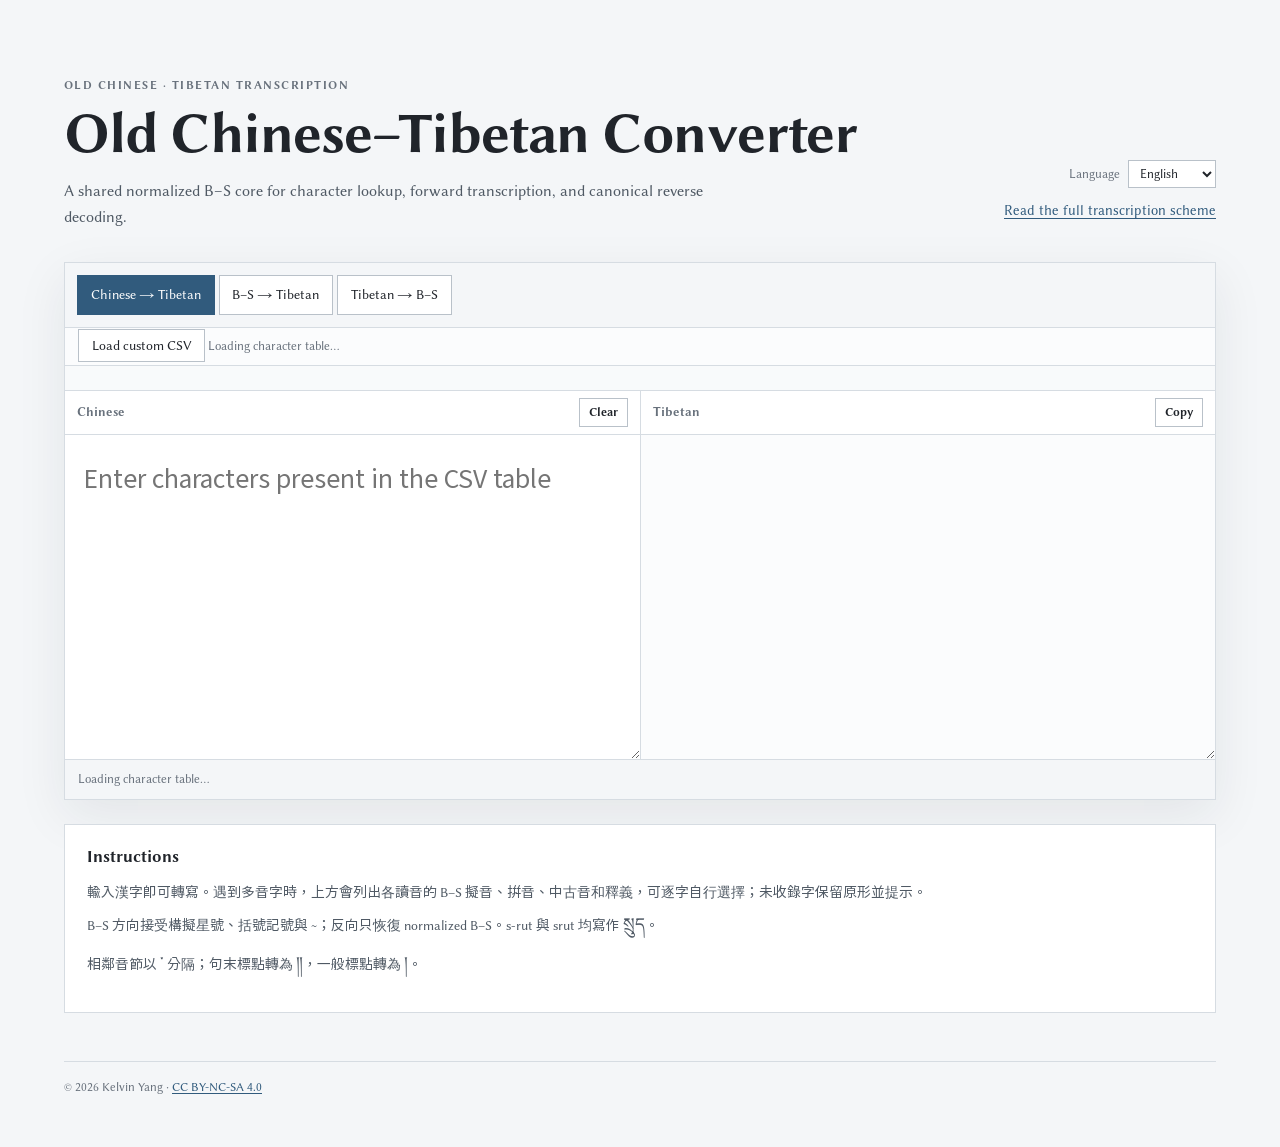
<file: index.html>
<!doctype html>
<html lang="zh-Hant">
<head>
  <meta charset="utf-8">
  <meta name="viewport" content="width=device-width, initial-scale=1">
  <meta http-equiv="refresh" content="0; url=converter/">
  <link rel="canonical" href="converter/">
  <title>B–S–藏文互轉工具</title>
</head>
<body><p><a href="converter/">前往 B–S–藏文互轉工具</a></p></body>
</html>
</file>
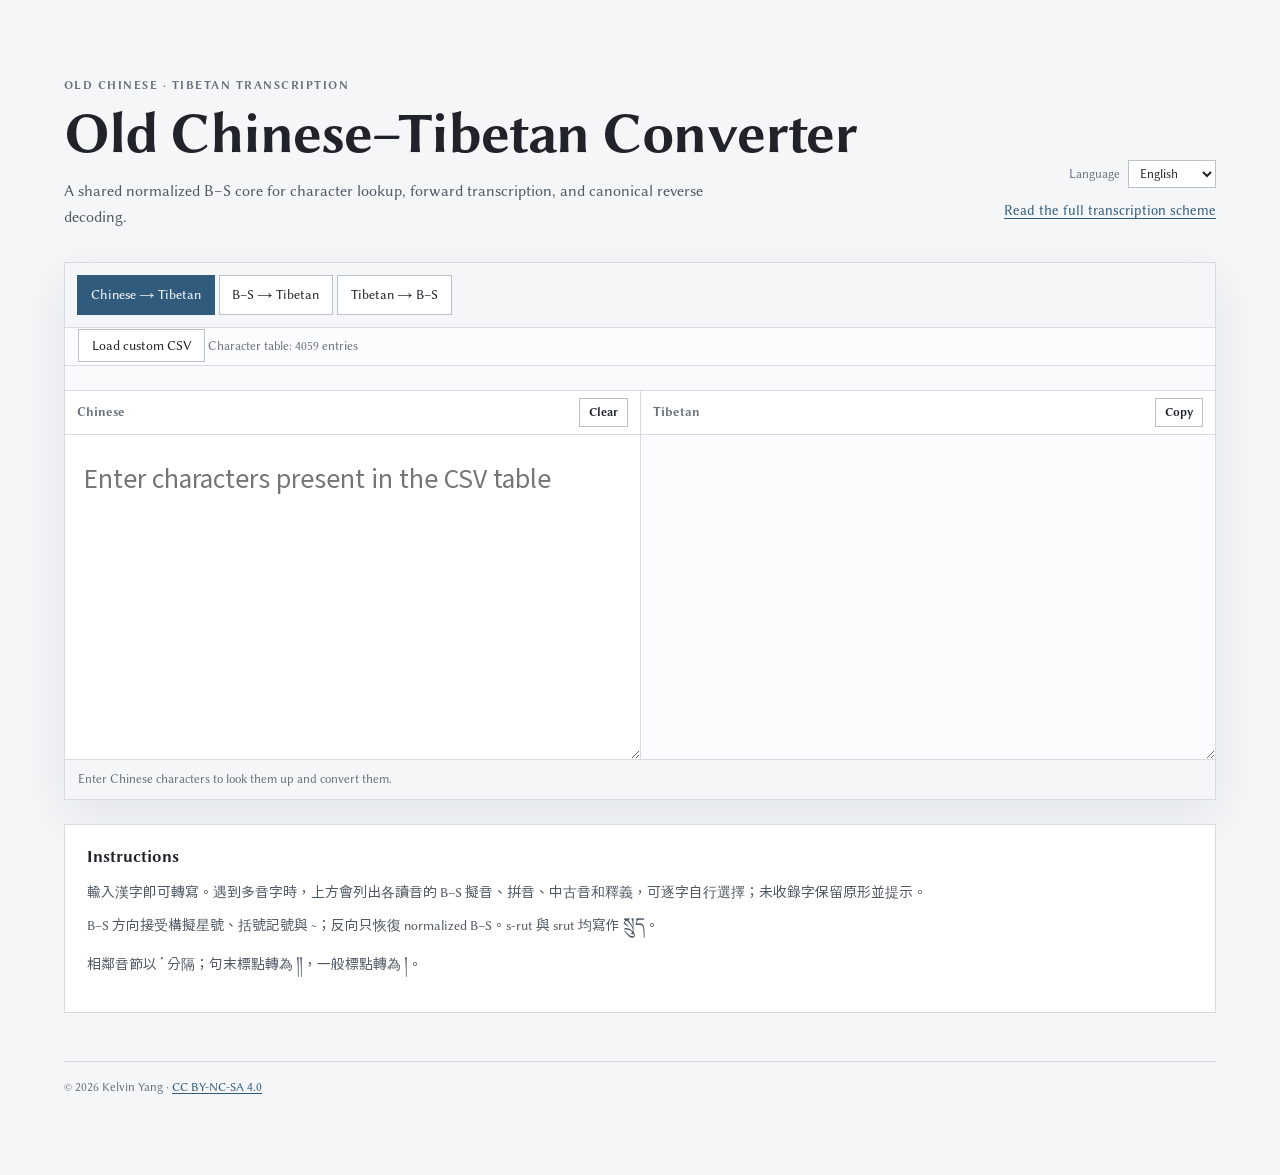
<file: converter/index.html>
<!doctype html>
<html lang="zh-Hant">
<head>
  <meta charset="utf-8">
  <meta name="viewport" content="width=device-width, initial-scale=1">
  <meta name="description" content="漢字、Baxter–Sagart 上古漢語擬音與藏文雙向轉換。">
  <title>上古漢語–藏文轉換器</title>
  <link rel="preload" href="../fonts/NotoSerifTibetan-Regular.woff2?v=oc-tibetan-v3" as="font" type="font/woff2" crossorigin fetchpriority="high">
  <link rel="preload" href="../fonts/shanggu-web/ShangguSans-Regular-core.woff2?v=oc-tibetan-v3" as="font" type="font/woff2" crossorigin>
  <link rel="stylesheet" href="../fonts/shanggu-web.css?v=oc-tibetan-v3">
  <style>
    @font-face{font-family:"Libertinus";src:url("../fonts/LibertinusSans-Regular.woff2?v=oc-tibetan-v3") format("woff2");font-weight:400;font-display:swap}
    @font-face{font-family:"Libertinus";src:url("../fonts/LibertinusSans-Bold.woff2?v=oc-tibetan-v3") format("woff2");font-weight:700;font-display:swap}
    @font-face{font-family:"Tibetan";src:url("../fonts/NotoSerifTibetan-Regular.woff2?v=oc-tibetan-v3") format("woff2");font-weight:400;font-display:swap}
    :root{--ink:#20242a;--muted:#68717c;--line:#d6dce2;--accent:#315b7d;--soft:#f4f6f8;color:var(--ink);background:#f4f6f8;font-family:"Libertinus","Shanggu Web",sans-serif;font-synthesis:none}
    *{box-sizing:border-box}body{min-height:100vh;margin:0;line-height:1.6}.page{width:min(72rem,calc(100% - 2rem));margin:0 auto;padding:clamp(2rem,6vw,5rem) 0}
    header{display:flex;align-items:flex-end;justify-content:space-between;gap:2rem;margin-bottom:2rem}.eyebrow{margin:0 0 .4rem;color:var(--muted);font-size:.72rem;font-weight:700;letter-spacing:.13em;text-transform:uppercase}
    h1{margin:0;font-size:clamp(2rem,5vw,3.6rem);font-weight:700;line-height:1.12;letter-spacing:-.025em}.lead{max-width:42rem;margin:.8rem 0 0;color:#4f5964}a{color:var(--accent);text-underline-offset:.18em}
    .header-actions{display:flex;flex:0 0 auto;flex-direction:column;align-items:flex-end;gap:.7rem;padding-bottom:.5rem}.language{display:inline-flex;align-items:center;gap:.45rem;color:var(--muted);font-size:.8rem}
    .language select{border:1px solid #b9c1c9;padding:.3rem .45rem;color:var(--ink);background:#fff;font:inherit}.scheme-links{display:flex;flex-direction:column;align-items:flex-end;font-size:.9rem}
    .tool{overflow:hidden;border:1px solid var(--line);background:#fff;box-shadow:0 1rem 3rem rgba(29,43,56,.08)}.toolbar{display:flex;align-items:center;justify-content:space-between;gap:1rem;padding:.75rem;border-bottom:1px solid var(--line);background:var(--soft)}
    .directions{display:flex;flex-wrap:wrap;gap:.25rem}.options{padding:.45rem .8rem;border-bottom:1px solid var(--line);color:var(--muted);background:#fbfcfd;font-size:.8rem}
    .reading-choices{display:grid;grid-template-columns:repeat(auto-fit,minmax(17rem,1fr));gap:.55rem;padding:.75rem;border-bottom:1px solid var(--line);background:#f8fafb}.reading-choice{display:grid;grid-template-columns:auto 1fr;align-items:center;gap:.55rem;min-width:0}.reading-choice span{font-family:"Shanggu Web",sans-serif;font-size:1.2rem}.reading-choice select{min-width:0;width:100%;border:1px solid #b9c1c9;padding:.4rem .5rem;background:#fff;font:inherit}
    button,.file-button{border:1px solid #b9c1c9;padding:.5rem .8rem;color:var(--ink);background:#fff;font:inherit;font-size:.86rem;cursor:pointer}button:hover,.file-button:hover{border-color:var(--accent);color:var(--accent)}button[aria-pressed="true"]{border-color:var(--accent);color:#fff;background:var(--accent)}
    button:focus-visible,textarea:focus-visible,select:focus-visible{outline:2px solid #8db1ce;outline-offset:2px}.editors{display:grid;grid-template-columns:1fr 1fr;min-height:23rem}.pane{display:flex;min-width:0;flex-direction:column}.pane+.pane{border-left:1px solid var(--line)}
    .pane-head{display:flex;align-items:center;justify-content:space-between;min-height:2.75rem;padding:.45rem .75rem;border-bottom:1px solid var(--line);color:var(--muted);font-size:.8rem;font-weight:700}.pane-head button{padding:.25rem .55rem;font-size:.75rem}
    textarea{display:block;width:100%;flex:1;resize:vertical;border:0;padding:1.2rem;color:var(--ink);background:#fff;font:1.15rem/1.85 "Libertinus","Shanggu Web",sans-serif}textarea[readonly]{background:#fbfcfd}textarea.tibetan{font-family:"Tibetan",serif;font-size:1.8rem;line-height:1.9}textarea.han{font-family:"Shanggu Web",sans-serif;font-size:1.55rem;line-height:1.9}
    .status{min-height:2.5rem;margin:0;padding:.6rem .8rem;border-top:1px solid var(--line);color:var(--muted);background:var(--soft);font-size:.8rem}.status.error{color:#8a342c;background:#fff3f1}
    .instructions{margin-top:1.5rem;padding:1.2rem 1.4rem;border:1px solid var(--line);background:#fff}.instructions h2{margin:0 0 .7rem;font-size:1.05rem}.instructions p{margin:.65rem 0;color:#4f5964;font-size:.86rem}code{font-family:"Libertinus",sans-serif}.tibetan-inline{font-family:"Tibetan",serif;font-size:1.25em}
    input[type="file"]{position:absolute;width:1px;height:1px;opacity:0;pointer-events:none}footer{margin-top:3rem;padding-top:1rem;border-top:1px solid var(--line);color:var(--muted);font-size:.78rem}
    @media(max-width:720px){.page{width:min(100% - 1rem,72rem);padding-top:1.5rem}header{display:block}.header-actions,.scheme-links{align-items:flex-start;margin-top:.8rem}.editors{grid-template-columns:1fr}.pane+.pane{border-left:0;border-top:1px solid var(--line)}textarea{min-height:12rem}}
  </style>
</head>
<body><main class="page">
  <header>
    <div><p class="eyebrow">Old Chinese · Tibetan transcription</p><h1 id="page-title">上古漢語–藏文轉換器</h1><p class="lead" id="lead">以 normalized B–S 為共同核心，支援漢字查表、B–S 正向轉寫及本方案藏文反向解碼。</p></div>
    <div class="header-actions"><label class="language"><span id="language-label">語言</span><select id="language"><option value="zh-Hant">繁體中文</option><option value="en">English</option></select></label><div class="scheme-links"><a id="scheme-link" href="../上古漢語藏文轉寫方案.html">閱讀完整轉寫方案</a></div></div>
  </header>
  <section class="tool" id="tool" aria-label="上古漢語–藏文轉換工具">
    <div class="toolbar"><div class="directions" id="directions" role="group" aria-label="轉換方向"><button id="direction-han" type="button" aria-pressed="true">漢字 → 藏文</button><button id="direction-bs" type="button" aria-pressed="false">B–S → 藏文</button><button id="direction-bo-bs" type="button" aria-pressed="false">藏文 → B–S</button></div><button id="swap" type="button" hidden>交換</button></div>
    <div class="options" id="han-options"><label class="file-button" for="csv-file" id="csv-label">載入自訂 CSV</label><input id="csv-file" type="file" accept=".csv,text/csv"> <span id="table-status">正在載入漢字表……</span></div>
    <div class="reading-choices" id="reading-choices" aria-label="多音字讀音選擇" hidden></div>
    <div class="editors"><div class="pane"><div class="pane-head"><label id="input-label" for="input">漢字</label><button id="clear" type="button">清除</button></div><textarea id="input" class="han" spellcheck="false" autocomplete="off" placeholder="輸入漢字；未收錄字不猜測"></textarea></div><div class="pane"><div class="pane-head"><label id="output-label" for="output">藏文</label><button id="copy" type="button">複製</button></div><textarea id="output" class="tibetan" readonly aria-live="polite"></textarea></div></div>
    <p class="status" id="status">正在載入漢字表……</p>
  </section>
  <section class="instructions" aria-labelledby="instructions-title"><h2 id="instructions-title">使用說明</h2><p id="instruction-han">輸入漢字即可轉寫。遇到多音字時，上方會列出各讀音的 B–S 擬音、拼音、中古音和釋義，可逐字自行選擇；未收錄字保留原形並提示。</p><p id="instruction-bs">B–S 方向接受構擬星號、括號記號與 <code>~</code>；反向只恢復 normalized B–S。<code>s-rut</code> 與 <code>srut</code> 均寫作 <span class="tibetan-inline">སྲུད</span>。</p><p id="instruction-punctuation">相鄰音節以 <span class="tibetan-inline">་</span> 分隔；句末標點轉為 <span class="tibetan-inline">༎</span>，一般標點轉為 <span class="tibetan-inline">།</span>。</p></section>
  <footer>© 2026 Kelvin Yang · <a id="license" rel="license" href="https://creativecommons.org/licenses/by-nc-sa/4.0/deed.zh-hant">CC BY-NC-SA 4.0</a></footer>
</main>
<script src="data/rules.js?v=oc-tibetan-v3"></script><script src="converter.js?v=oc-tibetan-v3"></script>
<script>
  const strings={
    'zh-Hant':{title:'上古漢語–藏文轉換器',lead:'以 normalized B–S 為共同核心，支援漢字查表、B–S 正向轉寫及本方案藏文反向解碼。',language:'語言',scheme:'閱讀完整轉寫方案',han:'漢字 → 藏文',bs:'B–S → 藏文',reverse:'藏文 → B–S',swap:'交換',clear:'清除',copy:'複製',copied:'已複製',hanLabel:'漢字',boLabel:'藏文',hanPlaceholder:'輸入漢字；未收錄字不猜測',bsPlaceholder:'例如：*s-rut  *m-s-rəʔ',boPlaceholder:'例如：སྲུད',csv:'載入自訂 CSV',loading:'正在載入漢字表……',failed:'預設漢字表無法載入；可手動選取 CSV。',ready:n=>`漢字表：${n} 字`,done:'轉換完成。',ambiguous:n=>`有 ${n} 個多音字，請在上方選擇讀音。`,emptyHan:'輸入漢字後即時查表轉成藏文。',emptyBs:'輸入 B–S 後即時轉成藏文。',emptyReverse:'輸入本方案藏文後即時轉回 normalized B–S。',instructions:'使用說明'},
    en:{title:'Old Chinese–Tibetan Converter',lead:'A shared normalized B–S core for character lookup, forward transcription, and canonical reverse decoding.',language:'Language',scheme:'Read the full transcription scheme',han:'Chinese → Tibetan',bs:'B–S → Tibetan',reverse:'Tibetan → B–S',swap:'Swap',clear:'Clear',copy:'Copy',copied:'Copied',hanLabel:'Chinese',boLabel:'Tibetan',hanPlaceholder:'Enter characters present in the CSV table',bsPlaceholder:'Example: *s-rut  *m-s-rəʔ',boPlaceholder:'Example: སྲུད',csv:'Load custom CSV',loading:'Loading character table…',failed:'The default table could not be loaded; select a CSV manually.',ready:n=>`Character table: ${n} entries`,done:'Conversion complete.',ambiguous:n=>`${n} polyphonic character${n===1?'':'s'}: choose readings above.`,emptyHan:'Enter Chinese characters to look them up and convert them.',emptyBs:'Enter B–S to convert it to Tibetan.',emptyReverse:'Enter scheme Tibetan to decode it to normalized B–S.',instructions:'Instructions'}
  };
  let saved='';try{saved=localStorage.getItem('oc-tibetan-language')||''}catch(_){}
  const state={direction:'han',table:null,tableFailed:false,readingChoices:{},language:saved||(navigator.language.toLowerCase().startsWith('zh')?'zh-Hant':'en')};
  const input=document.querySelector('#input'),output=document.querySelector('#output'),status=document.querySelector('#status'),tableStatus=document.querySelector('#table-status'),readingChoices=document.querySelector('#reading-choices');
  const directionHan=document.querySelector('#direction-han'),directionBs=document.querySelector('#direction-bs'),directionBoBs=document.querySelector('#direction-bo-bs'),languageSelect=document.querySelector('#language');
  const t=()=>strings[state.language];
  function readingLabel(option){return [option.bs,option.pinyin,option.middleChinese,option.gloss].filter(Boolean).join(' · ')}
  function renderReadingChoices(ambiguities){
    readingChoices.replaceChildren();readingChoices.hidden=state.direction!=='han'||!ambiguities.length;
    for(const ambiguity of ambiguities){
      const label=document.createElement('label');label.className='reading-choice';const character=document.createElement('span');character.textContent=ambiguity.character;const select=document.createElement('select');select.setAttribute('aria-label',`${ambiguity.character} ${ambiguity.index+1}`);
      ambiguity.options.forEach((option,index)=>{const element=document.createElement('option');element.value=String(index);element.textContent=readingLabel(option);element.selected=index===ambiguity.selected;select.append(element)});
      select.addEventListener('change',()=>{state.readingChoices[ambiguity.index]=Number(select.value);convert()});label.append(character,select);readingChoices.append(label);
    }
  }
  function convert(){
    if(state.direction==='han'&&!state.table){output.value='';renderReadingChoices([]);status.classList.toggle('error',state.tableFailed);status.textContent=state.tableFailed?t().failed:t().loading;return}
    const result=state.direction==='han'?BsTibetan.hanToTibetan(input.value,state.table,state.readingChoices):state.direction==='bs'?BsTibetan.convertBsText(input.value):BsTibetan.convertTibetanText(input.value);
    renderReadingChoices(result.ambiguities||[]);output.value=result.output;status.classList.toggle('error',result.errors.length>0);status.textContent=result.errors.length?result.errors.join(state.language==='en'?'; ':'；'):result.ambiguities?.length?t().ambiguous(result.ambiguities.length):input.value.trim()?t().done:state.direction==='han'?t().emptyHan:state.direction==='bs'?t().emptyBs:t().emptyReverse;
  }
  function setDirection(direction,preserve=false){
    state.direction=direction;directionHan.setAttribute('aria-pressed',direction==='han');directionBs.setAttribute('aria-pressed',direction==='bs');directionBoBs.setAttribute('aria-pressed',direction==='bo-bs');
    const reverse=direction==='bo-bs';document.querySelector('#input-label').textContent=direction==='han'?t().hanLabel:direction==='bs'?'B–S':t().boLabel;document.querySelector('#output-label').textContent=reverse?'B–S':t().boLabel;
    input.classList.toggle('tibetan',reverse);input.classList.toggle('han',direction==='han');output.classList.toggle('tibetan',!reverse);document.querySelector('#han-options').hidden=direction!=='han';document.querySelector('#swap').hidden=direction==='han';
    input.placeholder=direction==='han'?t().hanPlaceholder:direction==='bs'?t().bsPlaceholder:t().boPlaceholder;if(!preserve){input.value='';output.value='';state.readingChoices={}}convert();
  }
  function applyLanguage(){
    const s=t();document.documentElement.lang=state.language;document.title=s.title;document.querySelector('#page-title').textContent=s.title;document.querySelector('#lead').textContent=s.lead;document.querySelector('#language-label').textContent=s.language;document.querySelector('#scheme-link').textContent=s.scheme;document.querySelector('#scheme-link').href=state.language==='en'?'../上古漢語藏文轉寫方案-en.html':'../上古漢語藏文轉寫方案.html';
    directionHan.textContent=s.han;directionBs.textContent=s.bs;directionBoBs.textContent=s.reverse;document.querySelector('#swap').textContent=s.swap;document.querySelector('#clear').textContent=s.clear;document.querySelector('#copy').textContent=s.copy;document.querySelector('#csv-label').textContent=s.csv;document.querySelector('#instructions-title').textContent=s.instructions;document.querySelector('#license').href='https://creativecommons.org/licenses/by-nc-sa/4.0/deed.'+(state.language==='en'?'en':'zh-hant');tableStatus.textContent=state.table?s.ready(state.table.size):state.tableFailed?s.failed:s.loading;languageSelect.value=state.language;setDirection(state.direction,true);
  }
  function loadTable(text){try{state.table=BsTibetan.parseHanBsCsv(text);state.tableFailed=false;tableStatus.textContent=t().ready(state.table.size)}catch(error){state.table=null;state.tableFailed=true;tableStatus.textContent=error.message}convert()}
  input.addEventListener('input',()=>{state.readingChoices={};convert()});directionHan.addEventListener('click',()=>setDirection('han'));directionBs.addEventListener('click',()=>setDirection('bs'));directionBoBs.addEventListener('click',()=>setDirection('bo-bs'));
  languageSelect.addEventListener('change',event=>{state.language=event.target.value;try{localStorage.setItem('oc-tibetan-language',state.language)}catch(_){}applyLanguage()});
  document.querySelector('#swap').addEventListener('click',()=>{const value=output.value;setDirection(state.direction==='bs'?'bo-bs':'bs',true);input.value=value;convert();input.focus()});
  document.querySelector('#clear').addEventListener('click',()=>{input.value='';convert();input.focus()});
  document.querySelector('#copy').addEventListener('click',async event=>{if(!output.value)return;try{await navigator.clipboard.writeText(output.value);event.currentTarget.textContent=t().copied;setTimeout(()=>event.currentTarget.textContent=t().copy,1200)}catch(_){output.select();document.execCommand('copy')}});
  document.querySelector('#csv-file').addEventListener('change',async event=>{const file=event.target.files[0];if(file)loadTable(await file.text())});
  applyLanguage();if(typeof fetch==='function')fetch('data/han-bs.csv?v=oc-tibetan-v3').then(response=>{if(!response.ok)throw new Error(String(response.status));return response.text()}).then(loadTable).catch(()=>{state.tableFailed=true;tableStatus.textContent=t().failed;convert()});
</script>
</body></html>
</file>
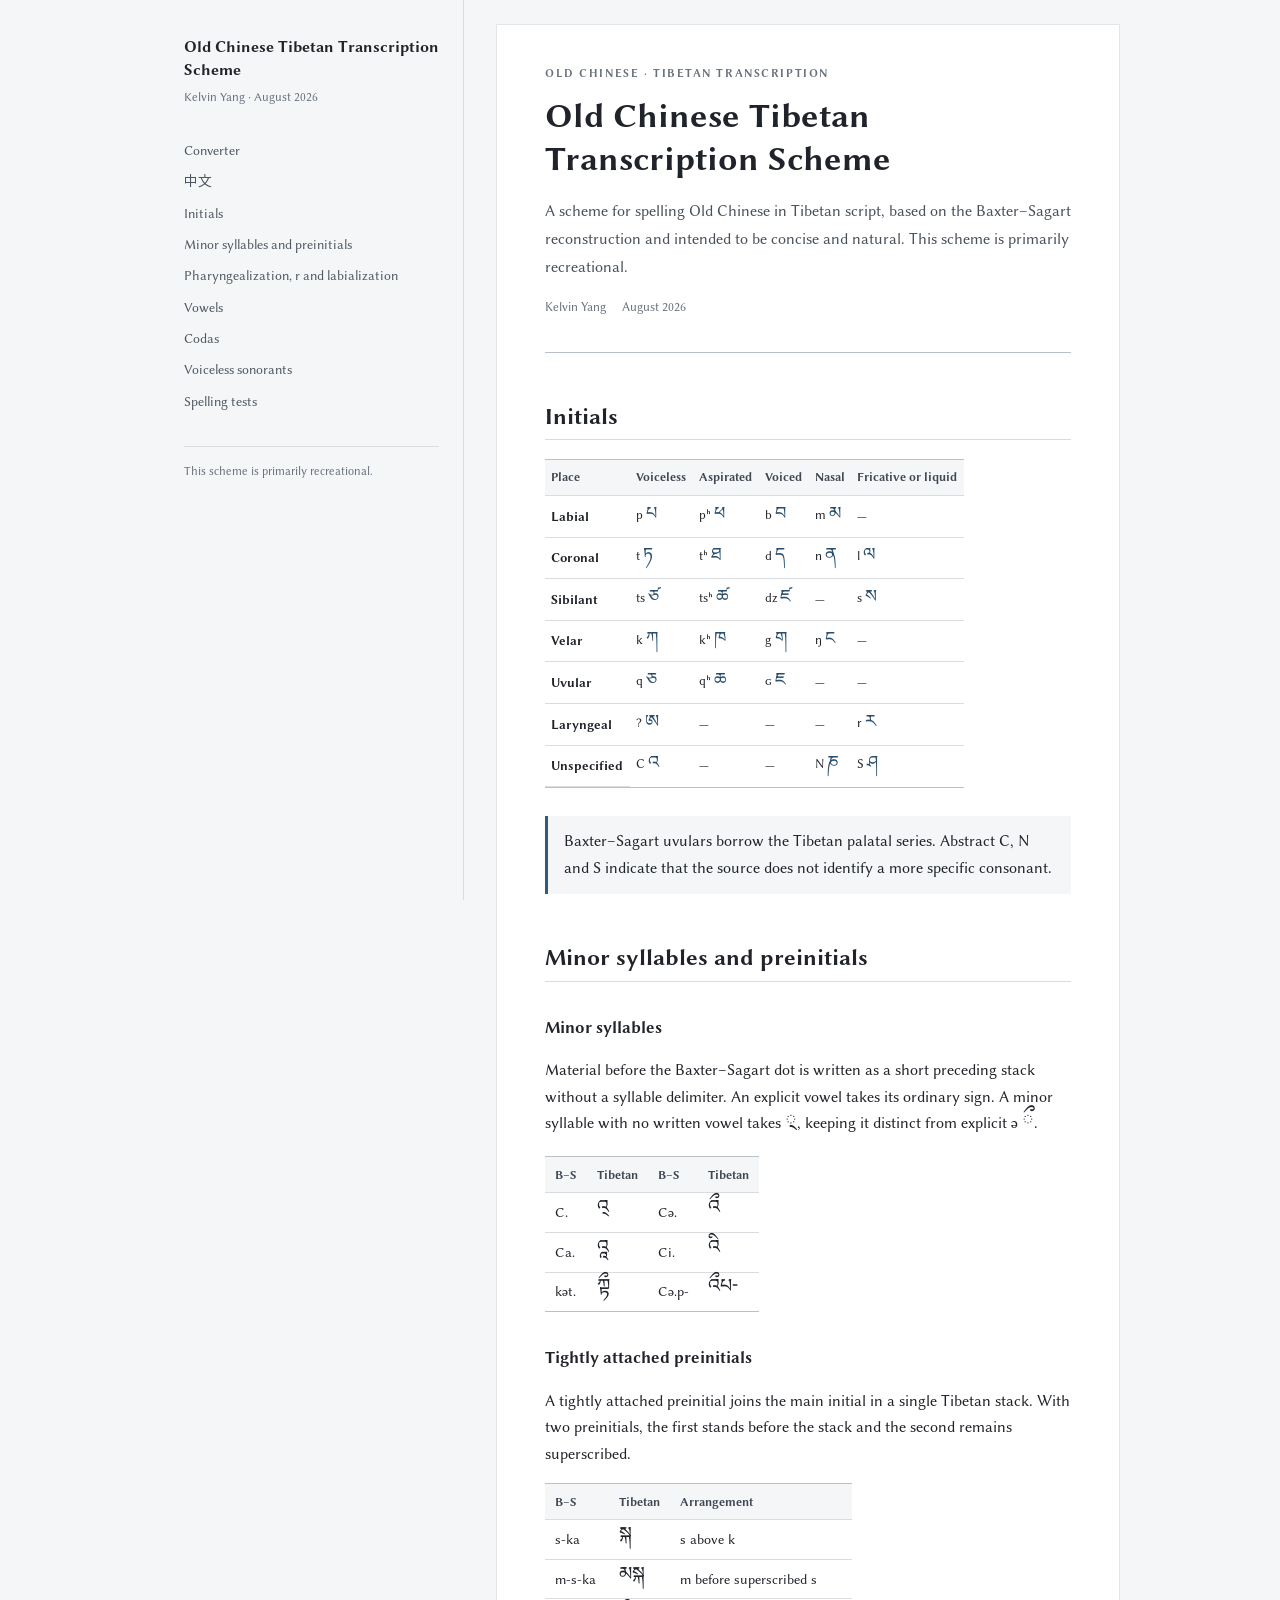
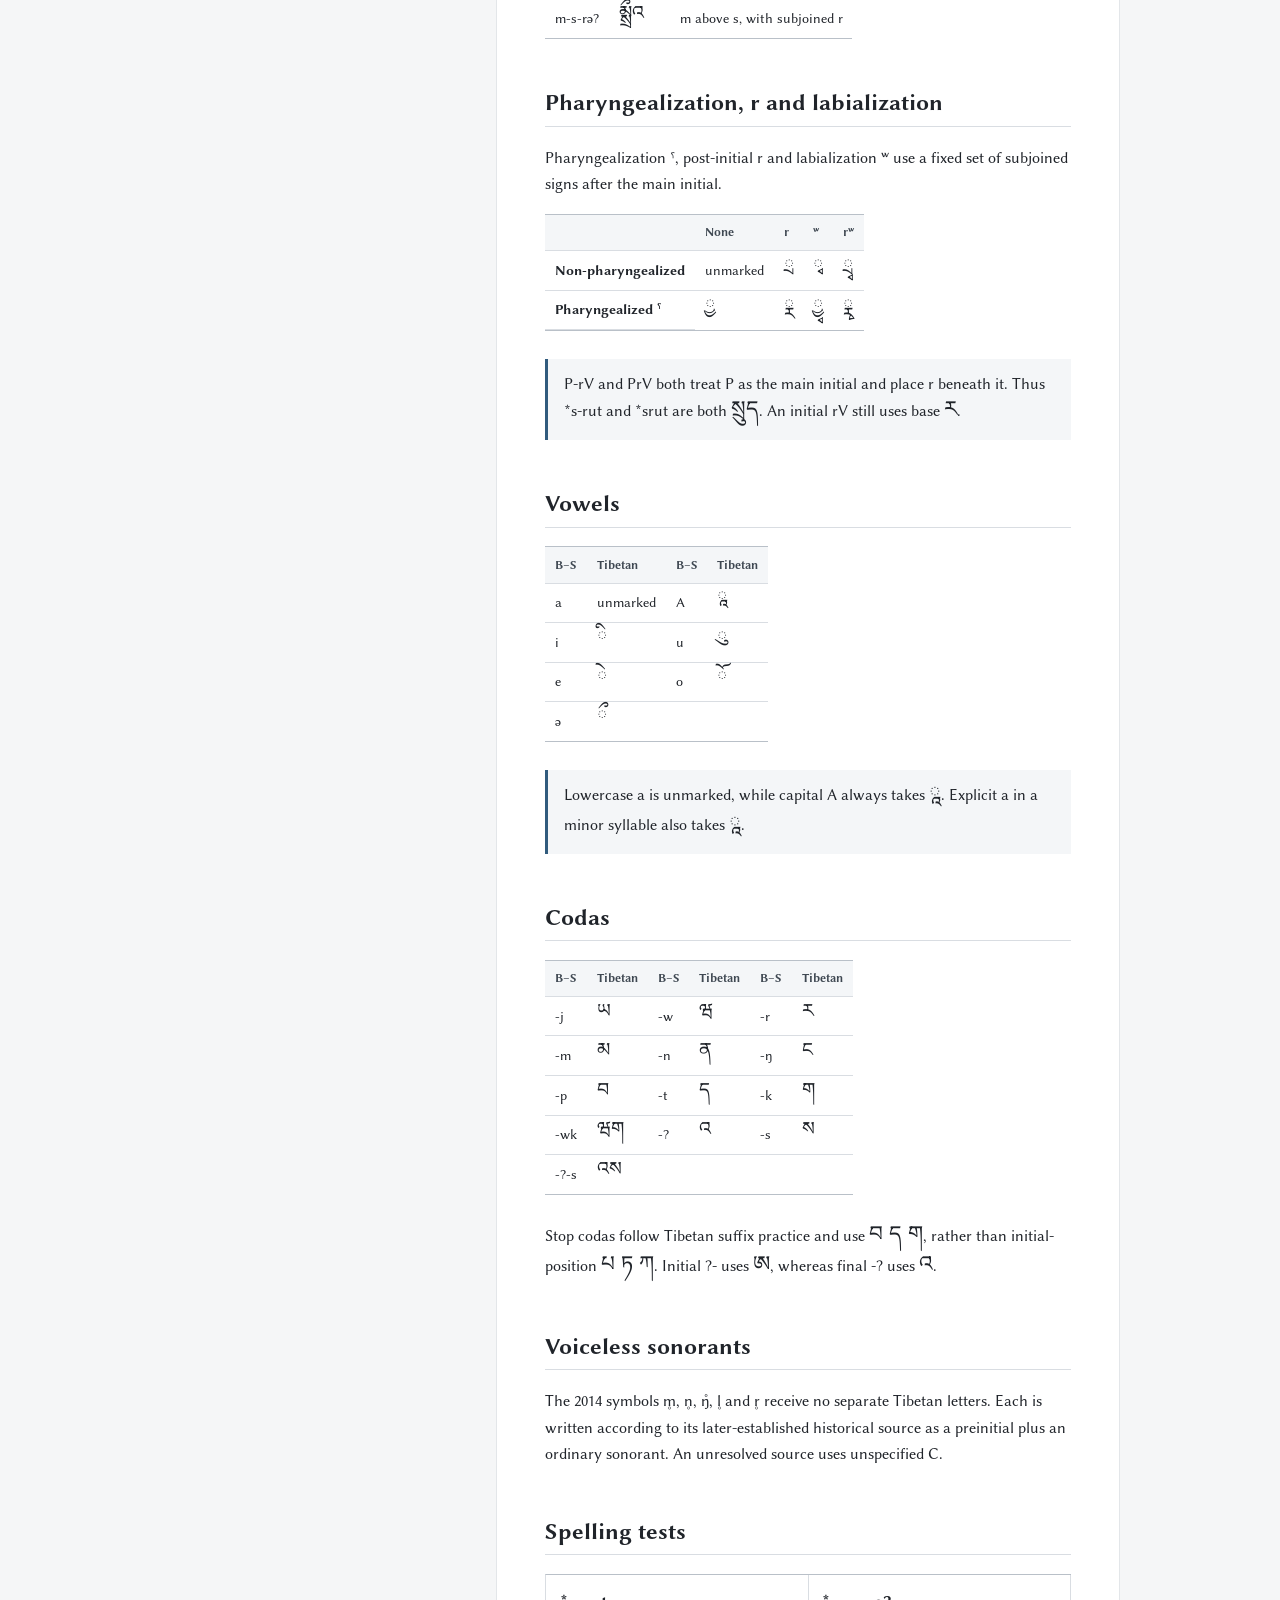
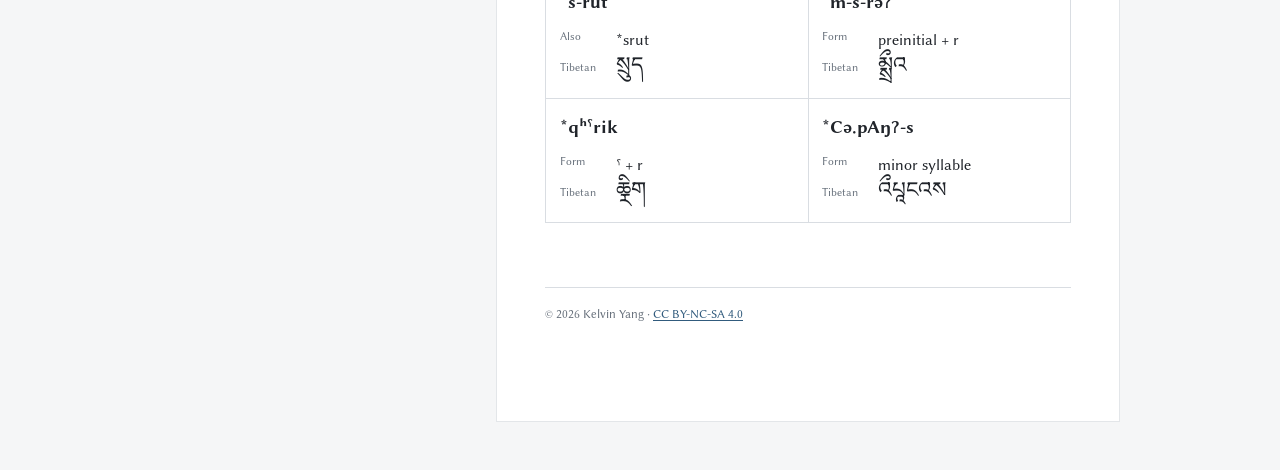
<file: 上古漢語藏文轉寫方案-en.html>
<!doctype html>
<html lang="en">
<head>
  <meta charset="utf-8">
  <meta name="viewport" content="width=device-width, initial-scale=1">
  <meta name="description" content="A Tibetan transcription scheme for Baxter–Sagart Old Chinese.">
  <link rel="license" href="https://creativecommons.org/licenses/by-nc-sa/4.0/">
  <title>Old Chinese Tibetan Transcription Scheme</title>
  <link rel="preload" href="fonts/NotoSerifTibetan-Regular.woff2?v=oc-tibetan-v1" as="font" type="font/woff2" crossorigin fetchpriority="high">
  <link rel="stylesheet" href="fonts/shanggu-web.css?v=oc-tibetan-v1">
  <link rel="stylesheet" href="scheme.css?v=oc-tibetan-v2">
</head>
<body><div class="layout">
  <aside class="rail">
    <div class="seal" aria-hidden="true">OC</div>
    <p class="rail-title">Old Chinese Tibetan Transcription Scheme</p>
    <p class="rail-meta">Kelvin Yang · August 2026</p>
    <nav aria-label="Sections">
      <a href="converter/">Converter</a><a href="上古漢語藏文轉寫方案.html">中文</a>
      <a href="#initials">Initials</a><a href="#onsets">Minor syllables and preinitials</a>
      <a href="#features">Pharyngealization, r and labialization</a>
      <a href="#vowels">Vowels</a><a href="#codas">Codas</a>
      <a href="#sonorants">Voiceless sonorants</a><a href="#tests">Spelling tests</a>
    </nav>
    <p class="rail-foot">This scheme is primarily recreational.</p>
  </aside>
  <main>
    <header class="hero"><p class="eyebrow">Old Chinese · Tibetan transcription</p><h1>Old Chinese Tibetan Transcription Scheme</h1><p class="lead">A scheme for spelling Old Chinese in Tibetan script, based on the Baxter–Sagart reconstruction and intended to be concise and natural. This scheme is primarily recreational.</p><div class="hero-meta"><span>Kelvin Yang</span><span>August 2026</span></div></header>

    <section id="initials"><div class="section-head"><span class="section-no">01</span><h2>Initials</h2></div>
      <div class="table-wrap"><table class="matrix"><thead><tr><th>Place</th><th>Voiceless</th><th>Aspirated</th><th>Voiced</th><th>Nasal</th><th>Fricative or liquid</th></tr></thead><tbody>
        <tr><th>Labial</th><td>p <span class="tibetan">པ</span></td><td>pʰ <span class="tibetan">ཕ</span></td><td>b <span class="tibetan">བ</span></td><td>m <span class="tibetan">མ</span></td><td>—</td></tr>
        <tr><th>Coronal</th><td>t <span class="tibetan">ཏ</span></td><td>tʰ <span class="tibetan">ཐ</span></td><td>d <span class="tibetan">ད</span></td><td>n <span class="tibetan">ན</span></td><td>l <span class="tibetan">ལ</span></td></tr>
        <tr><th>Sibilant</th><td>ts <span class="tibetan">ཙ</span></td><td>tsʰ <span class="tibetan">ཚ</span></td><td>dz <span class="tibetan">ཛ</span></td><td>—</td><td>s <span class="tibetan">ས</span></td></tr>
        <tr><th>Velar</th><td>k <span class="tibetan">ཀ</span></td><td>kʰ <span class="tibetan">ཁ</span></td><td>g <span class="tibetan">ག</span></td><td>ŋ <span class="tibetan">ང</span></td><td>—</td></tr>
        <tr><th>Uvular</th><td>q <span class="tibetan">ཅ</span></td><td>qʰ <span class="tibetan">ཆ</span></td><td>ɢ <span class="tibetan">ཇ</span></td><td>—</td><td>—</td></tr>
        <tr><th>Laryngeal</th><td>ʔ <span class="tibetan">ཨ</span></td><td>—</td><td>—</td><td>—</td><td>r <span class="tibetan">ར</span></td></tr>
        <tr><th>Unspecified</th><td>C <span class="tibetan">འ</span></td><td>—</td><td>—</td><td>N <span class="tibetan">ཎ</span></td><td>S <span class="tibetan">ཤ</span></td></tr>
      </tbody></table></div>
      <p class="note">Baxter–Sagart uvulars borrow the Tibetan palatal series. Abstract C, N and S indicate that the source does not identify a more specific consonant.</p>
    </section>

    <section id="onsets"><div class="section-head"><span class="section-no">02</span><h2>Minor syllables and preinitials</h2></div>
      <h3>Minor syllables</h3><p>Material before the Baxter–Sagart dot is written as a short preceding stack without a syllable delimiter. An explicit vowel takes its ordinary sign. A minor syllable with no written vowel takes <span class="tibetan">྄</span>, keeping it distinct from explicit ə <span class="tibetan">ྀ</span>.</p>
      <div class="table-wrap compact"><table><thead><tr><th>B–S</th><th>Tibetan</th><th>B–S</th><th>Tibetan</th></tr></thead><tbody><tr><td>C.</td><td class="tibetan">འ྄</td><td>Cə.</td><td class="tibetan">འྀ</td></tr><tr><td>Ca.</td><td class="tibetan">འཱ</td><td>Ci.</td><td class="tibetan">འི</td></tr><tr><td>kət.</td><td class="tibetan">ཀྟྀ</td><td>Cə.p-</td><td class="tibetan">འྀཔ-</td></tr></tbody></table></div>
      <h3>Tightly attached preinitials</h3><p>A tightly attached preinitial joins the main initial in a single Tibetan stack. With two preinitials, the first stands before the stack and the second remains superscribed.</p>
      <div class="table-wrap compact"><table><thead><tr><th>B–S</th><th>Tibetan</th><th>Arrangement</th></tr></thead><tbody><tr><td>s-ka</td><td class="tibetan">སྐ</td><td>s above k</td></tr><tr><td>m-s-ka</td><td class="tibetan">མསྐ</td><td>m before superscribed s</td></tr><tr><td>m-s-rəʔ</td><td class="tibetan">མྶྲྀའ</td><td>m above s, with subjoined r</td></tr></tbody></table></div>
    </section>

    <section id="features"><div class="section-head"><span class="section-no">03</span><h2>Pharyngealization, r and labialization</h2></div>
      <p>Pharyngealization ˤ, post-initial r and labialization ʷ use a fixed set of subjoined signs after the main initial.</p>
      <div class="table-wrap compact"><table><thead><tr><th></th><th>None</th><th>r</th><th>ʷ</th><th>rʷ</th></tr></thead><tbody><tr><th>Non-pharyngealized</th><td>unmarked</td><td class="tibetan">ྲ</td><td class="tibetan">ྭ</td><td class="tibetan">ྲྭ</td></tr><tr><th>Pharyngealized ˤ</th><td class="tibetan">ྱ</td><td class="tibetan">ྼ</td><td class="tibetan">ྱྭ</td><td class="tibetan">ྼྭ</td></tr></tbody></table></div>
      <p class="note">P-rV and PrV both treat P as the main initial and place r beneath it. Thus *s-rut and *srut are both <span class="tibetan">སྲུད</span>. An initial rV still uses base <span class="tibetan">ར</span>.</p>
    </section>

    <section id="vowels"><div class="section-head"><span class="section-no">04</span><h2>Vowels</h2></div>
      <div class="table-wrap compact"><table><thead><tr><th>B–S</th><th>Tibetan</th><th>B–S</th><th>Tibetan</th></tr></thead><tbody><tr><td>a</td><td>unmarked</td><td>A</td><td class="tibetan">ཱ</td></tr><tr><td>i</td><td class="tibetan">ི</td><td>u</td><td class="tibetan">ུ</td></tr><tr><td>e</td><td class="tibetan">ེ</td><td>o</td><td class="tibetan">ོ</td></tr><tr><td>ə</td><td class="tibetan">ྀ</td><td></td><td></td></tr></tbody></table></div>
      <p class="note">Lowercase a is unmarked, while capital A always takes <span class="tibetan">ཱ</span>. Explicit a in a minor syllable also takes <span class="tibetan">ཱ</span>.</p>
    </section>

    <section id="codas"><div class="section-head"><span class="section-no">05</span><h2>Codas</h2></div>
      <div class="table-wrap compact"><table><thead><tr><th>B–S</th><th>Tibetan</th><th>B–S</th><th>Tibetan</th><th>B–S</th><th>Tibetan</th></tr></thead><tbody><tr><td>-j</td><td class="tibetan">ཡ</td><td>-w</td><td class="tibetan">ཝ</td><td>-r</td><td class="tibetan">ར</td></tr><tr><td>-m</td><td class="tibetan">མ</td><td>-n</td><td class="tibetan">ན</td><td>-ŋ</td><td class="tibetan">ང</td></tr><tr><td>-p</td><td class="tibetan">བ</td><td>-t</td><td class="tibetan">ད</td><td>-k</td><td class="tibetan">ག</td></tr><tr><td>-wk</td><td class="tibetan">ཝག</td><td>-ʔ</td><td class="tibetan">འ</td><td>-s</td><td class="tibetan">ས</td></tr><tr><td>-ʔ-s</td><td class="tibetan">འས</td><td></td><td></td><td></td><td></td></tr></tbody></table></div>
      <p>Stop codas follow Tibetan suffix practice and use <span class="tibetan">བ ད ག</span>, rather than initial-position <span class="tibetan">པ ཏ ཀ</span>. Initial ʔ- uses <span class="tibetan">ཨ</span>, whereas final -ʔ uses <span class="tibetan">འ</span>.</p>
    </section>

    <section id="sonorants"><div class="section-head"><span class="section-no">06</span><h2>Voiceless sonorants</h2></div><p>The 2014 symbols m̥, n̥, ŋ̊, l̥ and r̥ receive no separate Tibetan letters. Each is written according to its later-established historical source as a preinitial plus an ordinary sonorant. An unresolved source uses unspecified C.</p></section>

    <section id="tests"><div class="section-head"><span class="section-no">07</span><h2>Spelling tests</h2></div>
      <div class="cards">
        <article class="word-card"><span class="phonetic">*s-rut</span><dl><dt>Also</dt><dd>*srut</dd><dt>Tibetan</dt><dd class="tibetan">སྲུད</dd></dl></article>
        <article class="word-card"><span class="phonetic">*m-s-rəʔ</span><dl><dt>Form</dt><dd>preinitial + r</dd><dt>Tibetan</dt><dd class="tibetan">མྶྲྀའ</dd></dl></article>
        <article class="word-card"><span class="phonetic">*qʰˤrik</span><dl><dt>Form</dt><dd>ˤ + r</dd><dt>Tibetan</dt><dd class="tibetan">ཆྼིག</dd></dl></article>
        <article class="word-card"><span class="phonetic">*Cə.pAŋʔ-s</span><dl><dt>Form</dt><dd>minor syllable</dd><dt>Tibetan</dt><dd class="tibetan">འྀཔཱངའས</dd></dl></article>
      </div>
    </section>
    <footer>© 2026 Kelvin Yang · <a rel="license" href="https://creativecommons.org/licenses/by-nc-sa/4.0/deed.en">CC BY-NC-SA 4.0</a></footer>
  </main>
</div></body>
</html>
</file>
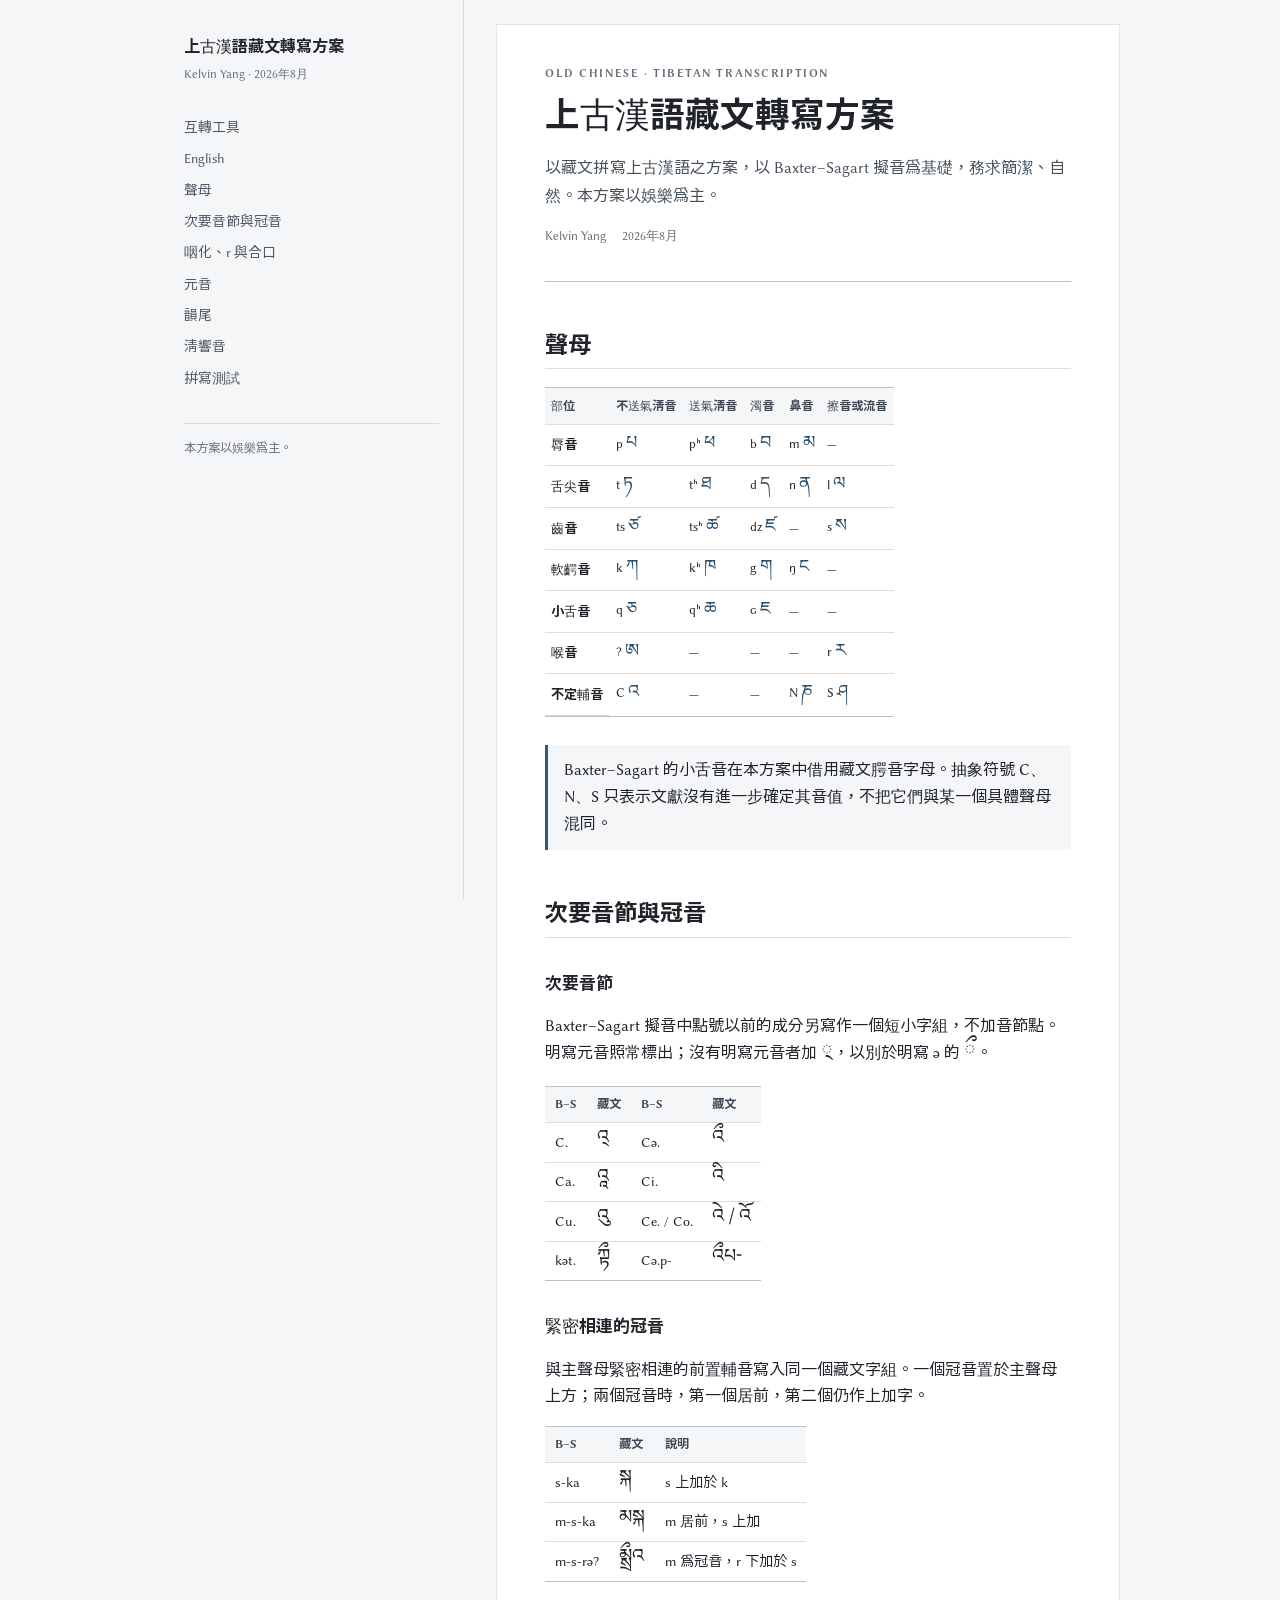
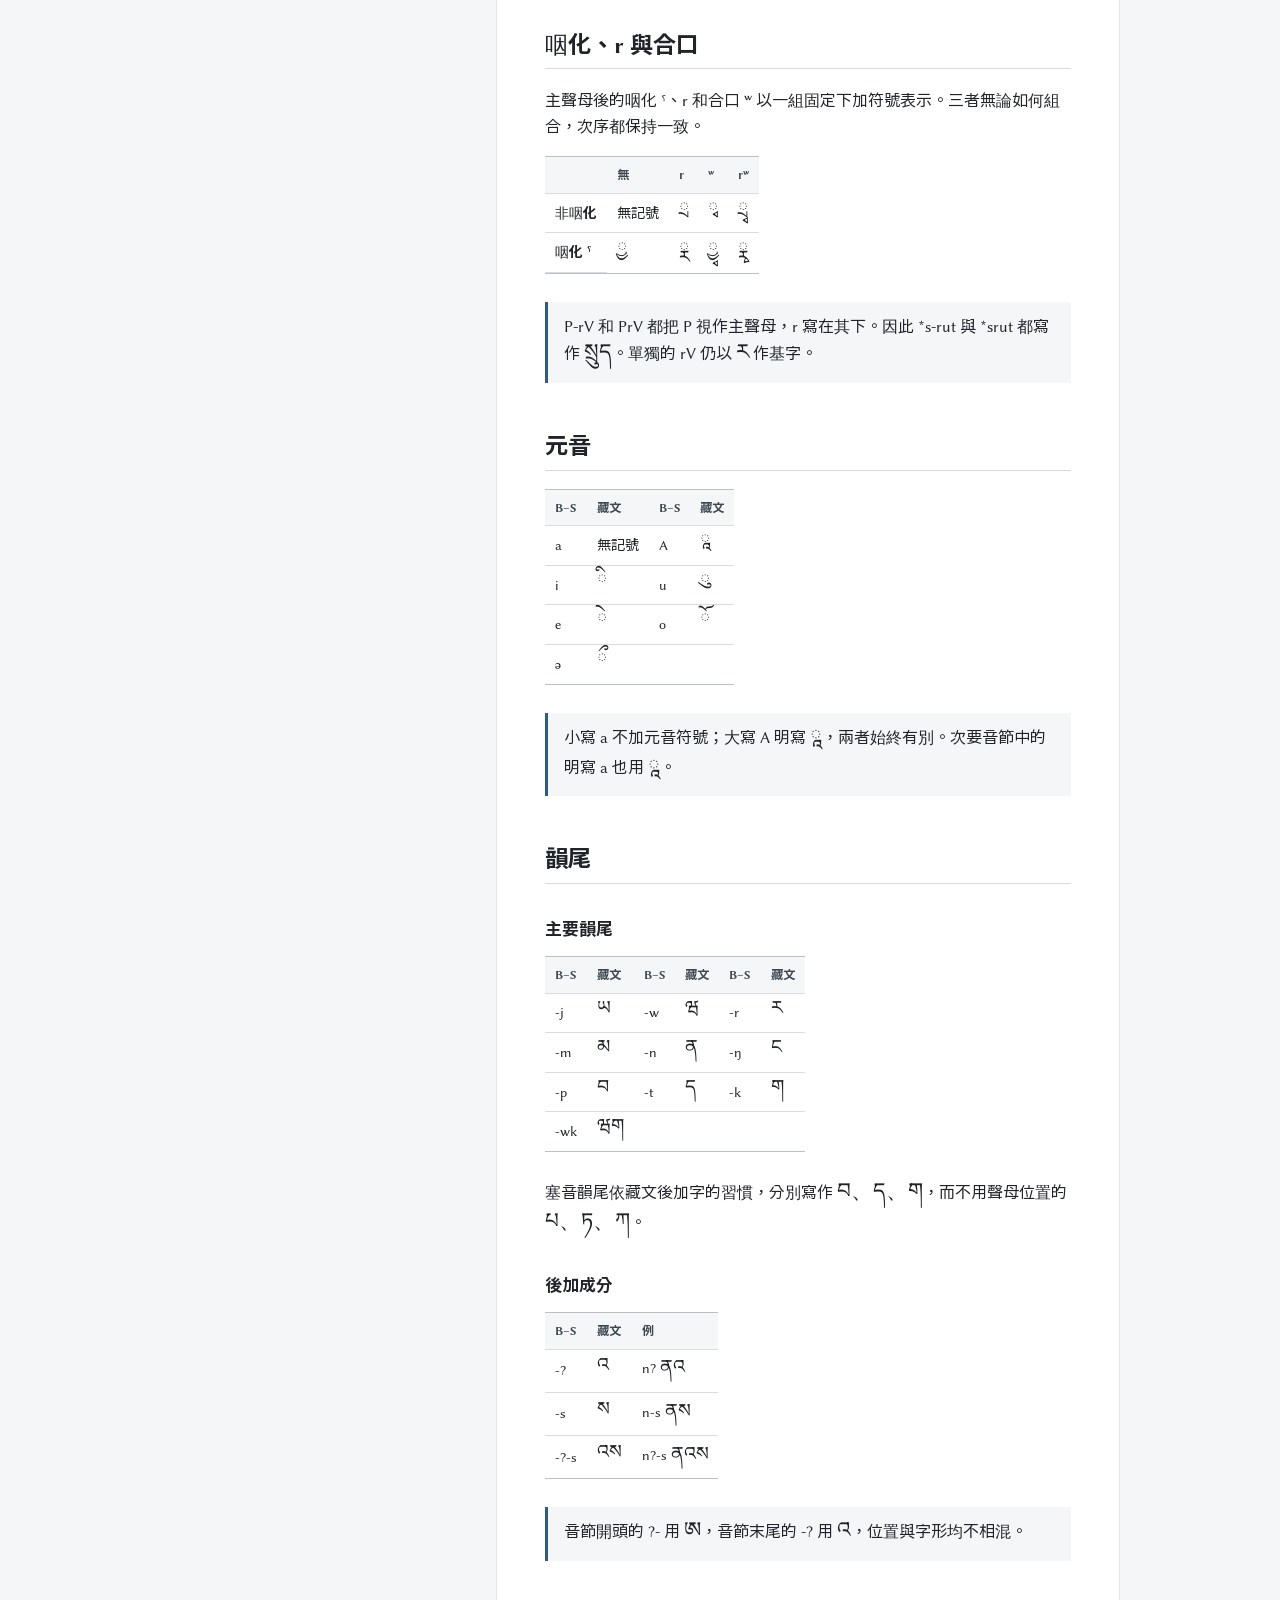
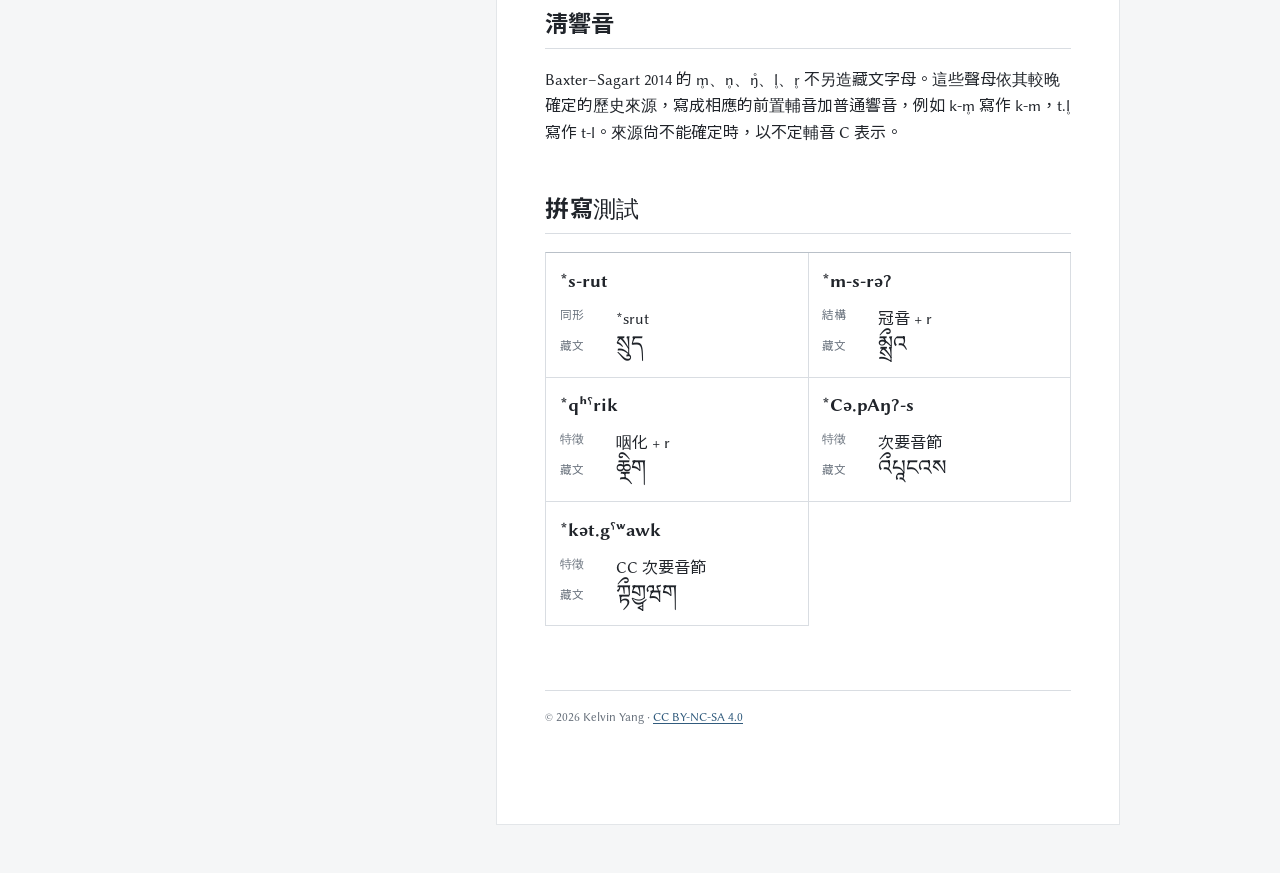
<file: 上古漢語藏文轉寫方案.html>
<!doctype html>
<html lang="zh-Hant">
<head>
  <meta charset="utf-8">
  <meta name="viewport" content="width=device-width, initial-scale=1">
  <meta name="description" content="以藏文拼寫 Baxter–Sagart 上古漢語擬音的轉寫方案。">
  <link rel="license" href="https://creativecommons.org/licenses/by-nc-sa/4.0/">
  <title>上古漢語藏文轉寫方案</title>
  <link rel="preload" href="fonts/NotoSerifTibetan-Regular.woff2?v=oc-tibetan-v1" as="font" type="font/woff2" crossorigin fetchpriority="high">
  <link rel="preload" href="fonts/shanggu-web/ShangguSans-Regular-core.woff2?v=oc-tibetan-v1" as="font" type="font/woff2" crossorigin>
  <link rel="preload" href="fonts/shanggu-web/ShangguSans-Bold-core.woff2?v=oc-tibetan-v1" as="font" type="font/woff2" crossorigin>
  <link rel="stylesheet" href="fonts/shanggu-web.css?v=oc-tibetan-v1">
  <link rel="stylesheet" href="scheme.css?v=oc-tibetan-v2">
</head>
<body>
  <div class="layout">
    <aside class="rail">
      <div class="seal" aria-hidden="true">上古</div>
      <p class="rail-title">上古漢語藏文轉寫方案</p>
      <p class="rail-meta">Kelvin Yang · 2026年8月</p>
      <nav aria-label="章節導航">
        <a href="converter/">互轉工具</a>
        <a href="上古漢語藏文轉寫方案-en.html">English</a>
        <a href="#initials">聲母</a>
        <a href="#onsets">次要音節與冠音</a>
        <a href="#features">咽化、r 與合口</a>
        <a href="#vowels">元音</a>
        <a href="#codas">韻尾</a>
        <a href="#sonorants">清響音</a>
        <a href="#tests">拼寫測試</a>
      </nav>
      <p class="rail-foot">本方案以娛樂爲主。</p>
    </aside>

    <main>
      <header class="hero">
        <p class="eyebrow">Old Chinese · Tibetan transcription</p>
        <h1>上古漢語藏文轉寫方案</h1>
        <p class="lead">以藏文拼寫上古漢語之方案，以 Baxter–Sagart 擬音爲基礎，務求簡潔、自然。本方案以娛樂爲主。</p>
        <div class="hero-meta"><span>Kelvin Yang</span><span>2026年8月</span></div>
      </header>

      <section id="initials">
        <div class="section-head"><span class="section-no">01</span><h2>聲母</h2></div>
        <div class="table-wrap"><table class="matrix">
          <thead><tr><th>部位</th><th>不送氣清音</th><th>送氣清音</th><th>濁音</th><th>鼻音</th><th>擦音或流音</th></tr></thead>
          <tbody>
            <tr><th>脣音</th><td><span class="phonetic">p</span> <span class="tibetan">པ</span></td><td><span class="phonetic">pʰ</span> <span class="tibetan">ཕ</span></td><td><span class="phonetic">b</span> <span class="tibetan">བ</span></td><td><span class="phonetic">m</span> <span class="tibetan">མ</span></td><td>—</td></tr>
            <tr><th>舌尖音</th><td><span class="phonetic">t</span> <span class="tibetan">ཏ</span></td><td><span class="phonetic">tʰ</span> <span class="tibetan">ཐ</span></td><td><span class="phonetic">d</span> <span class="tibetan">ད</span></td><td><span class="phonetic">n</span> <span class="tibetan">ན</span></td><td><span class="phonetic">l</span> <span class="tibetan">ལ</span></td></tr>
            <tr><th>齒音</th><td><span class="phonetic">ts</span> <span class="tibetan">ཙ</span></td><td><span class="phonetic">tsʰ</span> <span class="tibetan">ཚ</span></td><td><span class="phonetic">dz</span> <span class="tibetan">ཛ</span></td><td>—</td><td><span class="phonetic">s</span> <span class="tibetan">ས</span></td></tr>
            <tr><th>軟齶音</th><td><span class="phonetic">k</span> <span class="tibetan">ཀ</span></td><td><span class="phonetic">kʰ</span> <span class="tibetan">ཁ</span></td><td><span class="phonetic">g</span> <span class="tibetan">ག</span></td><td><span class="phonetic">ŋ</span> <span class="tibetan">ང</span></td><td>—</td></tr>
            <tr><th>小舌音</th><td><span class="phonetic">q</span> <span class="tibetan">ཅ</span></td><td><span class="phonetic">qʰ</span> <span class="tibetan">ཆ</span></td><td><span class="phonetic">ɢ</span> <span class="tibetan">ཇ</span></td><td>—</td><td>—</td></tr>
            <tr><th>喉音</th><td><span class="phonetic">ʔ</span> <span class="tibetan">ཨ</span></td><td>—</td><td>—</td><td>—</td><td><span class="phonetic">r</span> <span class="tibetan">ར</span></td></tr>
            <tr><th>不定輔音</th><td><span class="phonetic">C</span> <span class="tibetan">འ</span></td><td>—</td><td>—</td><td><span class="phonetic">N</span> <span class="tibetan">ཎ</span></td><td><span class="phonetic">S</span> <span class="tibetan">ཤ</span></td></tr>
          </tbody>
        </table></div>
        <p class="note">Baxter–Sagart 的小舌音在本方案中借用藏文腭音字母。抽象符號 <span class="phonetic">C、N、S</span> 只表示文獻沒有進一步確定其音值，不把它們與某一個具體聲母混同。</p>
      </section>

      <section id="onsets">
        <div class="section-head"><span class="section-no">02</span><h2>次要音節與冠音</h2></div>
        <h3>次要音節</h3>
        <p>Baxter–Sagart 擬音中點號以前的成分另寫作一個短小字組，不加音節點。明寫元音照常標出；沒有明寫元音者加 <span class="tibetan">྄</span>，以別於明寫 <span class="phonetic">ə</span> 的 <span class="tibetan">ྀ</span>。</p>
        <div class="table-wrap compact"><table><thead><tr><th>B–S</th><th>藏文</th><th>B–S</th><th>藏文</th></tr></thead><tbody>
          <tr><td class="phonetic">C.</td><td class="tibetan">འ྄</td><td class="phonetic">Cə.</td><td class="tibetan">འྀ</td></tr>
          <tr><td class="phonetic">Ca.</td><td class="tibetan">འཱ</td><td class="phonetic">Ci.</td><td class="tibetan">འི</td></tr>
          <tr><td class="phonetic">Cu.</td><td class="tibetan">འུ</td><td class="phonetic">Ce. / Co.</td><td class="tibetan">འེ / འོ</td></tr>
          <tr><td class="phonetic">kət.</td><td class="tibetan">ཀྟྀ</td><td class="phonetic">Cə.p-</td><td class="tibetan">འྀཔ-</td></tr>
        </tbody></table></div>

        <h3>緊密相連的冠音</h3>
        <p>與主聲母緊密相連的前置輔音寫入同一個藏文字組。一個冠音置於主聲母上方；兩個冠音時，第一個居前，第二個仍作上加字。</p>
        <div class="table-wrap compact"><table><thead><tr><th>B–S</th><th>藏文</th><th>說明</th></tr></thead><tbody>
          <tr><td class="phonetic">s-ka</td><td class="tibetan">སྐ</td><td><span class="phonetic">s</span> 上加於 <span class="phonetic">k</span></td></tr>
          <tr><td class="phonetic">m-s-ka</td><td class="tibetan">མསྐ</td><td><span class="phonetic">m</span> 居前，<span class="phonetic">s</span> 上加</td></tr>
          <tr><td class="phonetic">m-s-rəʔ</td><td class="tibetan">མྶྲྀའ</td><td><span class="phonetic">m</span> 爲冠音，<span class="phonetic">r</span> 下加於 <span class="phonetic">s</span></td></tr>
        </tbody></table></div>
      </section>

      <section id="features">
        <div class="section-head"><span class="section-no">03</span><h2>咽化、r 與合口</h2></div>
        <p>主聲母後的咽化 <span class="phonetic">ˤ</span>、<span class="phonetic">r</span> 和合口 <span class="phonetic">ʷ</span> 以一組固定下加符號表示。三者無論如何組合，次序都保持一致。</p>
        <div class="table-wrap compact"><table><thead><tr><th></th><th>無</th><th>r</th><th>ʷ</th><th>rʷ</th></tr></thead><tbody>
          <tr><th>非咽化</th><td>無記號</td><td class="tibetan">ྲ</td><td class="tibetan">ྭ</td><td class="tibetan">ྲྭ</td></tr>
          <tr><th>咽化 ˤ</th><td class="tibetan">ྱ</td><td class="tibetan">ྼ</td><td class="tibetan">ྱྭ</td><td class="tibetan">ྼྭ</td></tr>
        </tbody></table></div>
        <p class="note"><span class="phonetic">P-rV</span> 和 <span class="phonetic">PrV</span> 都把 <span class="phonetic">P</span> 視作主聲母，<span class="phonetic">r</span> 寫在其下。因此 <span class="phonetic">*s-rut</span> 與 <span class="phonetic">*srut</span> 都寫作 <span class="tibetan">སྲུད</span>。單獨的 <span class="phonetic">rV</span> 仍以 <span class="tibetan">ར</span> 作基字。</p>
      </section>

      <section id="vowels">
        <div class="section-head"><span class="section-no">04</span><h2>元音</h2></div>
        <div class="table-wrap compact"><table><thead><tr><th>B–S</th><th>藏文</th><th>B–S</th><th>藏文</th></tr></thead><tbody>
          <tr><td class="phonetic">a</td><td>無記號</td><td class="phonetic">A</td><td class="tibetan">ཱ</td></tr>
          <tr><td class="phonetic">i</td><td class="tibetan">ི</td><td class="phonetic">u</td><td class="tibetan">ུ</td></tr>
          <tr><td class="phonetic">e</td><td class="tibetan">ེ</td><td class="phonetic">o</td><td class="tibetan">ོ</td></tr>
          <tr><td class="phonetic">ə</td><td class="tibetan">ྀ</td><td></td><td></td></tr>
        </tbody></table></div>
        <p class="note">小寫 <span class="phonetic">a</span> 不加元音符號；大寫 <span class="phonetic">A</span> 明寫 <span class="tibetan">ཱ</span>，兩者始終有別。次要音節中的明寫 <span class="phonetic">a</span> 也用 <span class="tibetan">ཱ</span>。</p>
      </section>

      <section id="codas">
        <div class="section-head"><span class="section-no">05</span><h2>韻尾</h2></div>
        <h3>主要韻尾</h3>
        <div class="table-wrap compact"><table><thead><tr><th>B–S</th><th>藏文</th><th>B–S</th><th>藏文</th><th>B–S</th><th>藏文</th></tr></thead><tbody>
          <tr><td class="phonetic">-j</td><td class="tibetan">ཡ</td><td class="phonetic">-w</td><td class="tibetan">ཝ</td><td class="phonetic">-r</td><td class="tibetan">ར</td></tr>
          <tr><td class="phonetic">-m</td><td class="tibetan">མ</td><td class="phonetic">-n</td><td class="tibetan">ན</td><td class="phonetic">-ŋ</td><td class="tibetan">ང</td></tr>
          <tr><td class="phonetic">-p</td><td class="tibetan">བ</td><td class="phonetic">-t</td><td class="tibetan">ད</td><td class="phonetic">-k</td><td class="tibetan">ག</td></tr>
          <tr><td class="phonetic">-wk</td><td class="tibetan">ཝག</td><td></td><td></td><td></td><td></td></tr>
        </tbody></table></div>
        <p>塞音韻尾依藏文後加字的習慣，分別寫作 <span class="tibetan">བ、ད、ག</span>，而不用聲母位置的 <span class="tibetan">པ、ཏ、ཀ</span>。</p>
        <h3>後加成分</h3>
        <div class="table-wrap compact"><table><thead><tr><th>B–S</th><th>藏文</th><th>例</th></tr></thead><tbody>
          <tr><td class="phonetic">-ʔ</td><td class="tibetan">འ</td><td><span class="phonetic">nʔ</span> <span class="tibetan">ནའ</span></td></tr>
          <tr><td class="phonetic">-s</td><td class="tibetan">ས</td><td><span class="phonetic">n-s</span> <span class="tibetan">ནས</span></td></tr>
          <tr><td class="phonetic">-ʔ-s</td><td class="tibetan">འས</td><td><span class="phonetic">nʔ-s</span> <span class="tibetan">ནའས</span></td></tr>
        </tbody></table></div>
        <p class="note">音節開頭的 <span class="phonetic">ʔ-</span> 用 <span class="tibetan">ཨ</span>，音節末尾的 <span class="phonetic">-ʔ</span> 用 <span class="tibetan">འ</span>，位置與字形均不相混。</p>
      </section>

      <section id="sonorants">
        <div class="section-head"><span class="section-no">06</span><h2>清響音</h2></div>
        <p>Baxter–Sagart 2014 的 <span class="phonetic">m̥、n̥、ŋ̊、l̥、r̥</span> 不另造藏文字母。這些聲母依其較晚確定的歷史來源，寫成相應的前置輔音加普通響音，例如 <span class="phonetic">k-m̥</span> 寫作 <span class="phonetic">k-m</span>，<span class="phonetic">t.l̥</span> 寫作 <span class="phonetic">t-l</span>。來源尚不能確定時，以不定輔音 <span class="phonetic">C</span> 表示。</p>
      </section>

      <section id="tests">
        <div class="section-head"><span class="section-no">07</span><h2>拼寫測試</h2></div>
        <div class="cards">
          <article class="word-card"><span class="phonetic">*s-rut</span><dl><dt>同形</dt><dd class="phonetic">*srut</dd><dt>藏文</dt><dd class="tibetan">སྲུད</dd></dl></article>
          <article class="word-card"><span class="phonetic">*m-s-rəʔ</span><dl><dt>結構</dt><dd>冠音 + r</dd><dt>藏文</dt><dd class="tibetan">མྶྲྀའ</dd></dl></article>
          <article class="word-card"><span class="phonetic">*qʰˤrik</span><dl><dt>特徵</dt><dd>咽化 + r</dd><dt>藏文</dt><dd class="tibetan">ཆྼིག</dd></dl></article>
          <article class="word-card"><span class="phonetic">*Cə.pAŋʔ-s</span><dl><dt>特徵</dt><dd>次要音節</dd><dt>藏文</dt><dd class="tibetan">འྀཔཱངའས</dd></dl></article>
          <article class="word-card"><span class="phonetic">*kət.gˤʷawk</span><dl><dt>特徵</dt><dd>CC 次要音節</dd><dt>藏文</dt><dd class="tibetan">ཀྟྀགྱྭཝག</dd></dl></article>
        </div>
      </section>

      <footer>© 2026 Kelvin Yang · <a rel="license" href="https://creativecommons.org/licenses/by-nc-sa/4.0/deed.zh-hant">CC BY-NC-SA 4.0</a></footer>
    </main>
  </div>
</body>
</html>
</file>
<file: fonts/shanggu-web.css>
@font-face{font-family:"Shanggu Web";src:url("shanggu-web/ShangguSans-Regular-core.woff2?v=oc-tibetan-v1") format("woff2");font-weight:400;font-style:normal;font-display:swap}
@font-face{font-family:"Shanggu Web";src:url("shanggu-web/ShangguSans-Bold-core.woff2?v=oc-tibetan-v1") format("woff2");font-weight:700;font-style:normal;font-display:swap}
</file>
<file: scheme.css>
@font-face {
  font-family: "Libertinus Sans Web";
  src: url("fonts/LibertinusSans-Regular.woff2?v=oc-tibetan-v1") format("woff2");
  font-weight: 400; font-style: normal; font-display: swap;
}
@font-face {
  font-family: "Libertinus Sans Web";
  src: url("fonts/LibertinusSans-Bold.woff2?v=oc-tibetan-v1") format("woff2");
  font-weight: 700; font-style: normal; font-display: swap;
}
@font-face {
  font-family: "Noto Serif Tibetan Web";
  src: url("fonts/NotoSerifTibetan-Regular.woff2?v=oc-tibetan-v1") format("woff2");
  font-weight: 400; font-style: normal; font-display: swap;
}
:root {
  --ink: #20242a; --muted: #68717c; --line: #d9dde2;
  --line-strong: #b9c0c8; --accent: #315b7d; --soft: #f4f6f8;
  font-family: "Libertinus Sans Web", "Shanggu Web", sans-serif;
  color: var(--ink); background: #fff; font-synthesis: none; font-size: 16px;
}
* { box-sizing: border-box; }
html { scroll-behavior: smooth; }
body { margin: 0; background: #f5f6f7; line-height: 1.65; }
a { color: var(--accent); text-underline-offset: .16em; }
.layout {
  display: grid; grid-template-columns: 19rem minmax(0, 1fr); gap: 2rem;
  width: min(80rem, 75vw); min-height: 100vh; margin: 0 auto;
}
.rail {
  position: sticky; top: 0; height: 100vh; padding: 2.25rem 1.5rem;
  border-right: 1px solid var(--line); overflow-y: auto;
}
.seal { display: none; }
.rail-title { margin: 0 0 .3rem; font-size: 1rem; font-weight: 700; line-height: 1.45; }
.rail-meta { margin: 0 0 1.75rem; color: var(--muted); font-size: .78rem; }
nav a { display: block; padding: .27rem 0; color: #4e5863; text-decoration: none; font-size: .86rem; }
nav a:hover { color: var(--accent); text-decoration: underline; }
nav .sub { padding-left: .85rem; font-size: .78rem; }
.rail-foot { margin-top: 1.75rem; padding-top: .9rem; border-top: 1px solid var(--line); font-size: .76rem; color: var(--muted); }
main {
  width: 100%; margin: 1.5rem 0 3rem; padding: 2.5rem 3rem 6rem;
  border: 1px solid #e3e6e9; background: #fff;
}
.hero { padding: 0 0 2.1rem; border-bottom: 1px solid var(--line-strong); }
.eyebrow { margin: 0 0 .7rem; color: var(--muted); font-size: .7rem; font-weight: 600; letter-spacing: .14em; text-transform: uppercase; }
h1 { margin: 0; font-size: clamp(1.85rem, 2.7vw, 2.3rem); font-weight: 700; line-height: 1.25; }
.lead { max-width: 48rem; margin: 1rem 0 0; color: #47515c; font-size: 1rem; line-height: 1.75; }
.hero-meta { display: flex; gap: 1rem; margin-top: 1rem; color: var(--muted); font-size: .8rem; }
section { scroll-margin-top: 1.5rem; margin-top: 3rem; }
.section-head { margin-bottom: 1.15rem; border-bottom: 1px solid var(--line); }
.section-no { display: none; }
h2 { margin: 0 0 .45rem; font-size: 1.45rem; font-weight: 700; line-height: 1.35; }
h3 { margin: 2rem 0 .8rem; font-size: 1.05rem; font-weight: 700; }
.note { max-width: 58rem; margin: 1.2rem 0; padding: .75rem 1rem; border-left: 3px solid var(--accent); background: var(--soft); line-height: 1.7; }
.table-wrap { width: fit-content; max-width: 100%; margin: .8rem 0 1.75rem; border-top: 1px solid var(--line-strong); border-bottom: 1px solid var(--line-strong); overflow-x: auto; }
table { width: auto; max-width: 100%; border-collapse: collapse; font-size: .88rem; }
th, td { padding: .48rem .62rem; border-bottom: 1px solid var(--line); text-align: left; vertical-align: middle; }
thead th { background: var(--soft); color: #3f4852; font-size: .76rem; font-weight: 700; }
tbody tr:last-child td { border-bottom: 0; }
tbody tr:hover { background: #f8fafb; }
.phonetic { font-family: "Libertinus Sans Web", sans-serif; font-style: italic; }
code, pre { font-family: "Libertinus Sans Web", sans-serif; }
pre { max-width: 100%; overflow: auto; padding: 1rem; background: var(--soft); }
.tibetan { font-family: "Noto Serif Tibetan Web", serif; font-size: 1.35em; line-height: 1.2; }
.matrix td.tibetan, .matrix td .tibetan { color: #294f6d; }
.matrix { table-layout: auto; font-size: .82rem; }
.matrix th, .matrix td { padding-left: .4rem; padding-right: .4rem; }
.compact { width: fit-content; min-width: 0; }
.cards { display: grid; grid-template-columns: repeat(auto-fit, minmax(11rem, 1fr)); border-top: 1px solid var(--line-strong); border-left: 1px solid var(--line); }
.word-card { padding: .85rem; border-right: 1px solid var(--line); border-bottom: 1px solid var(--line); background: #fff; }
.word-card > .phonetic { display: block; margin-bottom: .55rem; font-size: 1.15rem; font-weight: 700; }
.word-card dl { display: grid; grid-template-columns: 3rem 1fr; gap: .3rem .5rem; margin: 0; }
.word-card dt { color: var(--muted); font-size: .72rem; }
.word-card dd { margin: 0; }
footer { margin-top: 4rem; padding-top: 1rem; border-top: 1px solid var(--line); color: var(--muted); font-size: .78rem; }
@media (max-width: 1100px) {
  .layout { display: block; width: 100%; }
  .rail { position: relative; width: 100%; height: auto; padding: 1rem 1.25rem; border-right: 0; border-bottom: 1px solid var(--line); }
  .rail-meta, .rail-foot { display: none; }
  nav { display: flex; gap: .8rem; overflow-x: auto; }
  nav a { flex: 0 0 auto; }
  nav .sub { display: none; }
  main { margin: 0; padding: 2rem 1.25rem 5rem; border: 0; }
}
@media print {
  .rail { display: none; } .layout { display: block; }
  main { width: 100%; padding: 0; } body { background: #fff; }
  .table-wrap { break-inside: avoid; }
}
</file>
